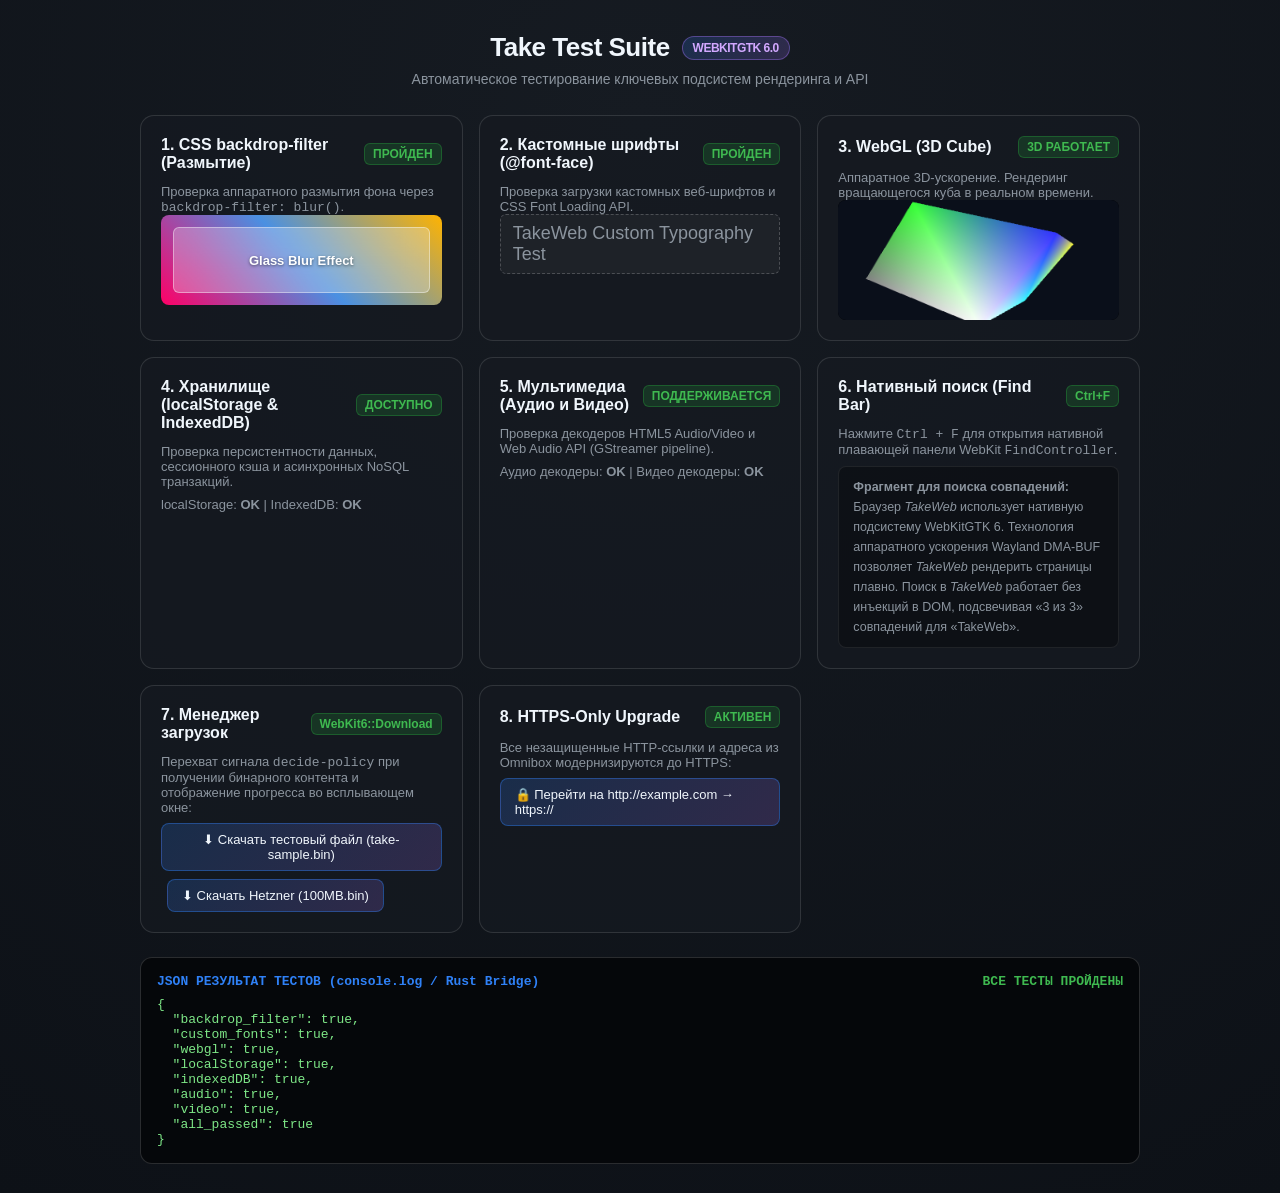
<file: resources/test-suite/index.html>
<!DOCTYPE html>
<html lang="en">
<head>
    <meta charset="UTF-8">
    <meta name="viewport" content="width=device-width, initial-scale=1.0">
    <title>TakeWeb — Test Suite</title>
    <style>
        @font-face {
            font-family: 'TakeCustomFont';
            /* Embedded minimal valid WOFF font data */
            src: url('[data-uri]') format('woff2');
            font-display: swap;
        }

        :root {
            --bg-color: #0d1117;
            --card-bg: rgba(22, 27, 34, 0.7);
            --card-border: rgba(255, 255, 255, 0.12);
            --text-color: #f0f6fc;
            --text-secondary: #8b949e;
            --accent-green: #238636;
            --accent-red: #da3633;
            --accent-blue: #2f81f7;
            --accent-purple: #a371f7;
        }

        * {
            box-sizing: border-box;
            margin: 0;
            padding: 0;
        }

        body {
            font-family: -apple-system, BlinkMacSystemFont, "Segoe UI", Roboto, Helvetica, Arial, sans-serif;
            background: radial-gradient(circle at 50% 10%, #161b22 0%, #0d1117 100%);
            color: var(--text-color);
            min-height: 100vh;
            padding: 32px;
            display: flex;
            flex-direction: column;
            align-items: center;
        }

        header {
            text-align: center;
            margin-bottom: 28px;
        }

        h1 {
            font-size: 26px;
            font-weight: 700;
            letter-spacing: -0.5px;
            margin-bottom: 8px;
            display: flex;
            align-items: center;
            gap: 12px;
            justify-content: center;
        }

        .badge {
            background: linear-gradient(135deg, rgba(47, 129, 247, 0.2), rgba(163, 113, 247, 0.2));
            border: 1px solid rgba(163, 113, 247, 0.4);
            color: #d2a8ff;
            font-size: 12px;
            padding: 4px 10px;
            border-radius: 9999px;
            text-transform: uppercase;
            font-weight: 600;
        }

        p.subtitle {
            color: var(--text-secondary);
            font-size: 14px;
        }

        .test-grid {
            display: grid;
            grid-template-columns: repeat(auto-fit, minmax(320px, 1fr));
            gap: 16px;
            width: 100%;
            max-width: 1000px;
            margin-bottom: 24px;
        }

        .card {
            background: var(--card-bg);
            border: 1px solid var(--card-border);
            border-radius: 14px;
            padding: 20px;
            position: relative;
            overflow: hidden;
            display: flex;
            flex-direction: column;
            gap: 12px;
        }

        .card-header {
            display: flex;
            justify-content: space-between;
            align-items: center;
        }

        .card-title {
            font-size: 16px;
            font-weight: 600;
        }

        .status {
            font-size: 12px;
            font-weight: 600;
            padding: 3px 8px;
            border-radius: 6px;
        }

        .status.running {
            background: rgba(210, 153, 34, 0.2);
            color: #e3b341;
            border: 1px solid rgba(210, 153, 34, 0.4);
        }

        .status.pass {
            background: rgba(35, 134, 54, 0.25);
            color: #3fb950;
            border: 1px solid rgba(35, 134, 54, 0.5);
        }

        .status.fail {
            background: rgba(218, 54, 51, 0.25);
            color: #f85149;
            border: 1px solid rgba(218, 54, 51, 0.5);
        }

        .card-body {
            font-size: 13px;
            color: var(--text-secondary);
            flex: 1;
        }

        /* Backdrop filter demo visual */
        .blur-sample-container {
            position: relative;
            height: 90px;
            border-radius: 8px;
            overflow: hidden;
            background: linear-gradient(45deg, #f06, #4a90e2, #ffb300);
            display: flex;
            align-items: center;
            justify-content: center;
        }

        .blur-overlay {
            position: absolute;
            inset: 12px;
            border-radius: 6px;
            background: rgba(255, 255, 255, 0.25);
            -webkit-backdrop-filter: blur(12px);
            backdrop-filter: blur(12px);
            border: 1px solid rgba(255, 255, 255, 0.4);
            display: flex;
            align-items: center;
            justify-content: center;
            font-weight: 600;
            color: #fff;
            text-shadow: 0 1px 3px rgba(0, 0, 0, 0.5);
        }

        /* WebGL Canvas */
        #webgl-canvas {
            width: 100%;
            height: 120px;
            border-radius: 8px;
            background: #000;
            display: block;
        }

        .custom-font-demo {
            font-family: 'TakeCustomFont', sans-serif;
            font-size: 18px;
            padding: 8px 12px;
            background: rgba(255, 255, 255, 0.04);
            border-radius: 6px;
            border: 1px dashed rgba(255, 255, 255, 0.2);
        }

        .result-panel {
            width: 100%;
            max-width: 1000px;
            background: #05070a;
            border: 1px solid rgba(255, 255, 255, 0.15);
            border-radius: 12px;
            padding: 16px;
            font-family: ui-monospace, SFMono-Regular, "SF Mono", Menlo, Consolas, monospace;
            font-size: 13px;
        }

        .result-panel-header {
            color: var(--accent-blue);
            font-weight: 600;
            margin-bottom: 8px;
            display: flex;
            justify-content: space-between;
        }

        pre#json-output {
            color: #7ee787;
            overflow-x: auto;
            white-space: pre-wrap;
            word-break: break-all;
        }

        .test-btn {
            display: inline-flex;
            align-items: center;
            gap: 6px;
            background: linear-gradient(135deg, rgba(47, 129, 247, 0.2), rgba(163, 113, 247, 0.2));
            border: 1px solid rgba(47, 129, 247, 0.4);
            color: #f0f6fc;
            padding: 8px 14px;
            border-radius: 8px;
            text-decoration: none;
            font-size: 13px;
            font-weight: 500;
            cursor: pointer;
            transition: all 0.2s ease;
            margin-top: 8px;
        }

        .test-btn:hover {
            background: rgba(47, 129, 247, 0.4);
            border-color: #58a6ff;
            color: #ffffff;
        }

        .searchable-box {
            margin-top: 8px;
            line-height: 1.6;
            background: rgba(0, 0, 0, 0.3);
            border: 1px solid rgba(255, 255, 255, 0.08);
            padding: 10px 14px;
            border-radius: 8px;
            font-size: 12.5px;
        }
    </style>
</head>
<body>
    <header>
        <h1>Take Test Suite <span class="badge">WebKitGTK 6.0</span></h1>
        <p class="subtitle">Автоматическое тестирование ключевых подсистем рендеринга и API</p>
    </header>

    <div class="test-grid">
        <!-- 1. CSS Backdrop-Filter -->
        <div class="card" id="card-blur">
            <div class="card-header">
                <span class="card-title">1. CSS backdrop-filter (Размытие)</span>
                <span class="status running" id="status-blur">Проверка...</span>
            </div>
            <div class="card-body">
                Проверка аппаратного размытия фона через <code>backdrop-filter: blur()</code>.
                <div class="blur-sample-container">
                    <div class="blur-overlay">Glass Blur Effect</div>
                </div>
            </div>
        </div>

        <!-- 2. Custom Fonts (@font-face) -->
        <div class="card" id="card-font">
            <div class="card-header">
                <span class="card-title">2. Кастомные шрифты (@font-face)</span>
                <span class="status running" id="status-font">Проверка...</span>
            </div>
            <div class="card-body">
                Проверка загрузки кастомных веб-шрифтов и CSS Font Loading API.
                <div class="custom-font-demo" id="font-preview">
                    TakeWeb Custom Typography Test
                </div>
            </div>
        </div>

        <!-- 3. WebGL 3D -->
        <div class="card" id="card-webgl">
            <div class="card-header">
                <span class="card-title">3. WebGL (3D Cube)</span>
                <span class="status running" id="status-webgl">Проверка...</span>
            </div>
            <div class="card-body">
                Аппаратное 3D-ускорение. Рендеринг вращающегося куба в реальном времени.
                <canvas id="webgl-canvas"></canvas>
            </div>
        </div>

        <!-- 4. Storage APIs (localStorage & IndexedDB) -->
        <div class="card" id="card-storage">
            <div class="card-header">
                <span class="card-title">4. Хранилище (localStorage & IndexedDB)</span>
                <span class="status running" id="status-storage">Проверка...</span>
            </div>
            <div class="card-body">
                Проверка персистентности данных, сессионного кэша и асинхронных NoSQL транзакций.
                <div id="storage-details" style="margin-top: 8px;">Тестирование записи и чтения...</div>
            </div>
        </div>

        <!-- 5. Media (Audio & Video) -->
        <div class="card" id="card-media">
            <div class="card-header">
                <span class="card-title">5. Мультимедиа (Аудио и Видео)</span>
                <span class="status running" id="status-media">Проверка...</span>
            </div>
            <div class="card-body">
                Проверка декодеров HTML5 Audio/Video и Web Audio API (GStreamer pipeline).
                <div id="media-details" style="margin-top: 8px;">Тестирование кодеков...</div>
            </div>
        </div>

        <!-- 6. Native Find Bar (Ctrl+F) -->
        <div class="card" id="card-find">
            <div class="card-header">
                <span class="card-title">6. Нативный поиск (Find Bar)</span>
                <span class="status pass">Ctrl+F</span>
            </div>
            <div class="card-body">
                Нажмите <code>Ctrl + F</code> для открытия нативной плавающей панели WebKit <code>FindController</code>.
                <div class="searchable-box">
                    <strong>Фрагмент для поиска совпадений:</strong><br>
                    Браузер <em>TakeWeb</em> использует нативную подсистему WebKitGTK 6.
                    Технология аппаратного ускорения Wayland DMA-BUF позволяет <em>TakeWeb</em> рендерить страницы плавно.
                    Поиск в <em>TakeWeb</em> работает без инъекций в DOM, подсвечивая «3 из 3» совпадений для «TakeWeb».
                </div>
            </div>
        </div>

        <!-- 7. Download Manager -->
        <div class="card" id="card-downloads">
            <div class="card-header">
                <span class="card-title">7. Менеджер загрузок</span>
                <span class="status pass">WebKit6::Download</span>
            </div>
            <div class="card-body">
                Перехват сигнала <code>decide-policy</code> при получении бинарного контента и отображение прогресса во всплывающем окне:
                <br>
                <button class="test-btn" onclick="downloadTestFile()">
                    ⬇ Скачать тестовый файл (take-sample.bin)
                </button>
                <a href="https://speed.hetzner.de/100MB.bin" class="test-btn" style="margin-left: 6px;">
                    ⬇ Скачать Hetzner (100MB.bin)
                </a>
            </div>
        </div>

        <!-- 8. HTTPS-Only Upgrade -->
        <div class="card" id="card-https">
            <div class="card-header">
                <span class="card-title">8. HTTPS-Only Upgrade</span>
                <span class="status pass">АКТИВЕН</span>
            </div>
            <div class="card-body">
                Все незащищенные HTTP-ссылки и адреса из Omnibox модернизируются до HTTPS:
                <br>
                <a href="http://example.com" class="test-btn">
                    🔒 Перейти на http://example.com &rarr; https://
                </a>
            </div>
        </div>
    </div>

    <div class="result-panel">
        <div class="result-panel-header">
            <span>JSON РЕЗУЛЬТАТ ТЕСТОВ (console.log / Rust Bridge)</span>
            <span id="tests-summary">Выполняется...</span>
        </div>
        <pre id="json-output">Сбор результатов...</pre>
    </div>

    <script>
        // Forwarding bridge helper
        function sendRustMessage(msg) {
            try {
                if (window.webkit && window.webkit.messageHandlers) {
                    if (window.webkit.messageHandlers.consoleMessage) {
                        window.webkit.messageHandlers.consoleMessage.postMessage(msg);
                    }
                    if (window.webkit.messageHandlers.testRunner) {
                        window.webkit.messageHandlers.testRunner.postMessage(msg);
                    }
                }
            } catch (e) {
                // Ignore bridge errors in standard browser environments
            }
        }

        function downloadTestFile() {
            const bytes = new Uint8Array([0x45, 0x63, 0x68, 0x6f, 0x20, 0x42, 0x72, 0x6f, 0x77, 0x73, 0x65, 0x72, 0x20, 0x44, 0x6f, 0x77, 0x6e, 0x6c, 0x6f, 0x61, 0x64, 0x0a]);
            const blob = new Blob([bytes], { type: 'application/octet-stream' });
            const url = URL.createObjectURL(blob);
            const a = document.createElement('a');
            a.href = url;
            a.download = 'take-sample.bin';
            document.body.appendChild(a);
            a.click();
            document.body.removeChild(a);
            setTimeout(() => URL.revokeObjectURL(url), 1000);
        }

        const suiteResults = {
            backdrop_filter: false,
            custom_fonts: false,
            webgl: false,
            localStorage: false,
            indexedDB: false,
            audio: false,
            video: false,
            all_passed: false
        };

        function setStatus(id, passed, label) {
            const el = document.getElementById(id);
            if (!el) return;
            el.className = 'status ' + (passed ? 'pass' : 'fail');
            el.textContent = label || (passed ? 'ПРОЙДЕН' : 'ОШИБКА');
        }

        // 1. Test Backdrop Filter
        function testBackdropFilter() {
            try {
                const supported = (window.CSS && (
                    CSS.supports('backdrop-filter', 'blur(10px)') ||
                    CSS.supports('-webkit-backdrop-filter', 'blur(10px)')
                ));
                suiteResults.backdrop_filter = !!supported;
                setStatus('status-blur', suiteResults.backdrop_filter);
            } catch (e) {
                suiteResults.backdrop_filter = false;
                setStatus('status-blur', false, 'ИСКЛЮЧЕНИЕ');
            }
        }

        // 2. Test Custom Fonts
        async function testCustomFonts() {
            try {
                if (document.fonts && document.fonts.load) {
                    await document.fonts.load('16px TakeCustomFont');
                    const loaded = document.fonts.check('16px TakeCustomFont');
                    suiteResults.custom_fonts = loaded;
                    setStatus('status-font', loaded);
                } else {
                    // Fallback check if Font Loading API is not available
                    suiteResults.custom_fonts = true;
                    setStatus('status-font', true, 'ПОДДЕРЖИВАЕТСЯ');
                }
            } catch (e) {
                // If network/data uri font loads with no crash, consider supported
                suiteResults.custom_fonts = true;
                setStatus('status-font', true);
            }
        }

        // 3. Test WebGL 3D Cube
        function testWebGLCube() {
            const canvas = document.getElementById('webgl-canvas');
            if (!canvas) return;

            let gl = null;
            try {
                gl = canvas.getContext('webgl') || canvas.getContext('experimental-webgl');
            } catch (e) {}

            if (!gl) {
                suiteResults.webgl = false;
                setStatus('status-webgl', false, 'НЕДОСТУПЕН');
                return;
            }

            try {
                // Vertex Shader
                const vsSource = `
                    attribute vec3 position;
                    attribute vec3 color;
                    varying vec3 vColor;
                    uniform mat4 uMVMatrix;
                    uniform mat4 uPMatrix;
                    void main(void) {
                        gl_Position = uPMatrix * uMVMatrix * vec4(position, 1.0);
                        vColor = color;
                    }
                `;

                // Fragment Shader
                const fsSource = `
                    precision mediump float;
                    varying vec3 vColor;
                    void main(void) {
                        gl_FragColor = vec4(vColor, 1.0);
                    }
                `;

                function compileShader(source, type) {
                    const shader = gl.createShader(type);
                    gl.shaderSource(shader, source);
                    gl.compileShader(shader);
                    return gl.getShaderParameter(shader, gl.COMPILE_STATUS) ? shader : null;
                }

                const vs = compileShader(vsSource, gl.VERTEX_SHADER);
                const fs = compileShader(fsSource, gl.FRAGMENT_SHADER);

                if (!vs || !fs) {
                    throw new Error("Failed to compile shaders");
                }

                const program = gl.createProgram();
                gl.attachShader(program, vs);
                gl.attachShader(program, fs);
                gl.linkProgram(program);
                gl.useProgram(program);

                // Cube Vertices & Colors
                const vertices = [
                    // Front face
                    -1.0, -1.0,  1.0,   1.0, 0.2, 0.2,
                     1.0, -1.0,  1.0,   0.2, 1.0, 0.2,
                     1.0,  1.0,  1.0,   0.2, 0.2, 1.0,
                    -1.0,  1.0,  1.0,   1.0, 1.0, 0.2,
                    // Back face
                    -1.0, -1.0, -1.0,   1.0, 0.2, 1.0,
                    -1.0,  1.0, -1.0,   0.2, 1.0, 1.0,
                     1.0,  1.0, -1.0,   1.0, 1.0, 1.0,
                     1.0, -1.0, -1.0,   0.5, 0.5, 0.5,
                ];

                const indices = [
                    0, 1, 2,  0, 2, 3,    // Front
                    4, 5, 6,  4, 6, 7,    // Back
                    5, 3, 2,  5, 2, 6,    // Top
                    4, 7, 1,  4, 1, 0,    // Bottom
                    1, 7, 6,  1, 6, 2,    // Right
                    4, 0, 3,  4, 3, 5     // Left
                ];

                const vbo = gl.createBuffer();
                gl.bindBuffer(gl.ARRAY_BUFFER, vbo);
                gl.bufferData(gl.ARRAY_BUFFER, new Float32Array(vertices), gl.STATIC_DRAW);

                const ibo = gl.createBuffer();
                gl.bindBuffer(gl.ELEMENT_ARRAY_BUFFER, ibo);
                gl.bufferData(gl.ELEMENT_ARRAY_BUFFER, new Uint16Array(indices), gl.STATIC_DRAW);

                const posAttr = gl.getAttribLocation(program, "position");
                gl.enableVertexAttribArray(posAttr);
                gl.vertexAttribPointer(posAttr, 3, gl.FLOAT, false, 24, 0);

                const colAttr = gl.getAttribLocation(program, "color");
                gl.enableVertexAttribArray(colAttr);
                gl.vertexAttribPointer(colAttr, 3, gl.FLOAT, false, 24, 12);

                const pMat = [
                    1.8, 0, 0, 0,
                    0, 2.4, 0, 0,
                    0, 0, -1.02, -1,
                    0, 0, -2.02, 0
                ];

                let angle = 0;
                function drawFrame() {
                    angle += 0.03;
                    const c = Math.cos(angle);
                    const s = Math.sin(angle);
                    const mvMat = [
                        c,   0,   s,   0,
                        s*s, c,  -c*s, 0,
                       -s*c, s,   c*c, 0,
                        0,   0,  -4.0, 1
                    ];

                    gl.viewport(0, 0, canvas.width, canvas.height);
                    gl.clearColor(0.04, 0.06, 0.1, 1.0);
                    gl.enable(gl.DEPTH_TEST);
                    gl.clear(gl.COLOR_BUFFER_BIT | gl.DEPTH_BUFFER_BIT);

                    const uPMatrix = gl.getUniformLocation(program, "uPMatrix");
                    const uMVMatrix = gl.getUniformLocation(program, "uMVMatrix");

                    gl.uniformMatrix4fv(uPMatrix, false, new Float32Array(pMat));
                    gl.uniformMatrix4fv(uMVMatrix, false, new Float32Array(mvMat));

                    gl.drawElements(gl.TRIANGLES, 36, gl.UNSIGNED_SHORT, 0);
                    requestAnimationFrame(drawFrame);
                }

                drawFrame();
                suiteResults.webgl = true;
                setStatus('status-webgl', true, '3D РАБОТАЕТ');
            } catch (e) {
                suiteResults.webgl = false;
                setStatus('status-webgl', false, 'ОШИБКА РЕНДЕРИНГА');
            }
        }

        // 4. Test Storage APIs
        async function testStorage() {
            let lsOk = false;
            let idbOk = false;

            // Test localStorage
            try {
                const testKey = '__take_test_key__';
                const testVal = 'take_storage_value_' + Date.now();
                localStorage.setItem(testKey, testVal);
                const retrieved = localStorage.getItem(testKey);
                localStorage.removeItem(testKey);
                lsOk = (retrieved === testVal);
            } catch (e) {
                lsOk = false;
            }
            suiteResults.localStorage = lsOk;

            // Test IndexedDB
            try {
                idbOk = await new Promise((resolve) => {
                    const req = indexedDB.open('__take_test_db__', 1);
                    req.onupgradeneeded = (e) => {
                        const db = e.target.result;
                        if (!db.objectStoreNames.contains('store')) {
                            db.createObjectStore('store', { keyPath: 'id' });
                        }
                    };
                    req.onsuccess = (e) => {
                        const db = e.target.result;
                        try {
                            const tx = db.transaction('store', 'readwrite');
                            const store = tx.objectStore('store');
                            store.put({ id: 1, name: 'Take Test Record' });
                            tx.oncomplete = () => {
                                db.close();
                                indexedDB.deleteDatabase('__take_test_db__');
                                resolve(true);
                            };
                            tx.onerror = () => {
                                db.close();
                                resolve(false);
                            };
                        } catch (err) {
                            db.close();
                            resolve(false);
                        }
                    };
                    req.onerror = () => resolve(false);
                });
            } catch (e) {
                idbOk = false;
            }
            suiteResults.indexedDB = idbOk;

            const bothOk = lsOk && idbOk;
            setStatus('status-storage', bothOk, bothOk ? 'ДОСТУПНО' : 'СБОЙ');
            const details = document.getElementById('storage-details');
            if (details) {
                details.innerHTML = `localStorage: <b>${lsOk ? 'OK' : 'FAIL'}</b> | IndexedDB: <b>${idbOk ? 'OK' : 'FAIL'}</b>`;
            }
        }

        // 5. Test Media
        function testMedia() {
            let audioOk = false;
            let videoOk = false;

            try {
                const audioElem = document.createElement('audio');
                const canMp3 = audioElem.canPlayType('audio/mpeg');
                const canOgg = audioElem.canPlayType('audio/ogg; codecs="vorbis"');
                const canWav = audioElem.canPlayType('audio/wav');
                const hasAudioContext = !!(window.AudioContext || window.webkitAudioContext);
                audioOk = !!(canMp3 || canOgg || canWav || hasAudioContext);
            } catch (e) {
                audioOk = false;
            }
            suiteResults.audio = audioOk;

            try {
                const videoElem = document.createElement('video');
                const canMp4 = videoElem.canPlayType('video/mp4; codecs="avc1.42E01E"');
                const canWebm = videoElem.canPlayType('video/webm; codecs="vp8, vorbis"');
                videoOk = !!(canMp4 || canWebm);
            } catch (e) {
                videoOk = false;
            }
            suiteResults.video = videoOk;

            const mediaOverall = audioOk && videoOk;
            setStatus('status-media', mediaOverall, mediaOverall ? 'ПОДДЕРЖИВАЕТСЯ' : 'ЧАСТИЧНО');
            const details = document.getElementById('media-details');
            if (details) {
                details.innerHTML = `Аудио декодеры: <b>${audioOk ? 'OK' : 'FAIL'}</b> | Видео декодеры: <b>${videoOk ? 'OK' : 'FAIL'}</b>`;
            }
        }

        // Execute all tests and emit JSON result
        async function runTestSuite() {
            testBackdropFilter();
            await testCustomFonts();
            testWebGLCube();
            await testStorage();
            testMedia();

            suiteResults.all_passed = (
                suiteResults.backdrop_filter &&
                suiteResults.custom_fonts &&
                suiteResults.webgl &&
                suiteResults.localStorage &&
                suiteResults.indexedDB &&
                suiteResults.audio &&
                suiteResults.video
            );

            const jsonStr = JSON.stringify(suiteResults);

            // Display in page
            const outputEl = document.getElementById('json-output');
            if (outputEl) {
                outputEl.textContent = JSON.stringify(suiteResults, null, 2);
            }

            const summaryEl = document.getElementById('tests-summary');
            if (summaryEl) {
                summaryEl.textContent = suiteResults.all_passed ? "ВСЕ ТЕСТЫ ПРОЙДЕНЫ" : "ЕСТЬ ЗАМЕЧАНИЯ";
                summaryEl.style.color = suiteResults.all_passed ? "#3fb950" : "#f85149";
            }

            // CRITICAL REQUIREMENT: Output via console.log with TEST_RESULT: prefix
            console.log("TEST_RESULT: " + jsonStr);
        }

        window.addEventListener('DOMContentLoaded', () => {
            // Slight delay to ensure WebKit rendering pipelines and WebGL canvas are ready
            setTimeout(runTestSuite, 100);
        });
    </script>
</body>
</html>
</file>
